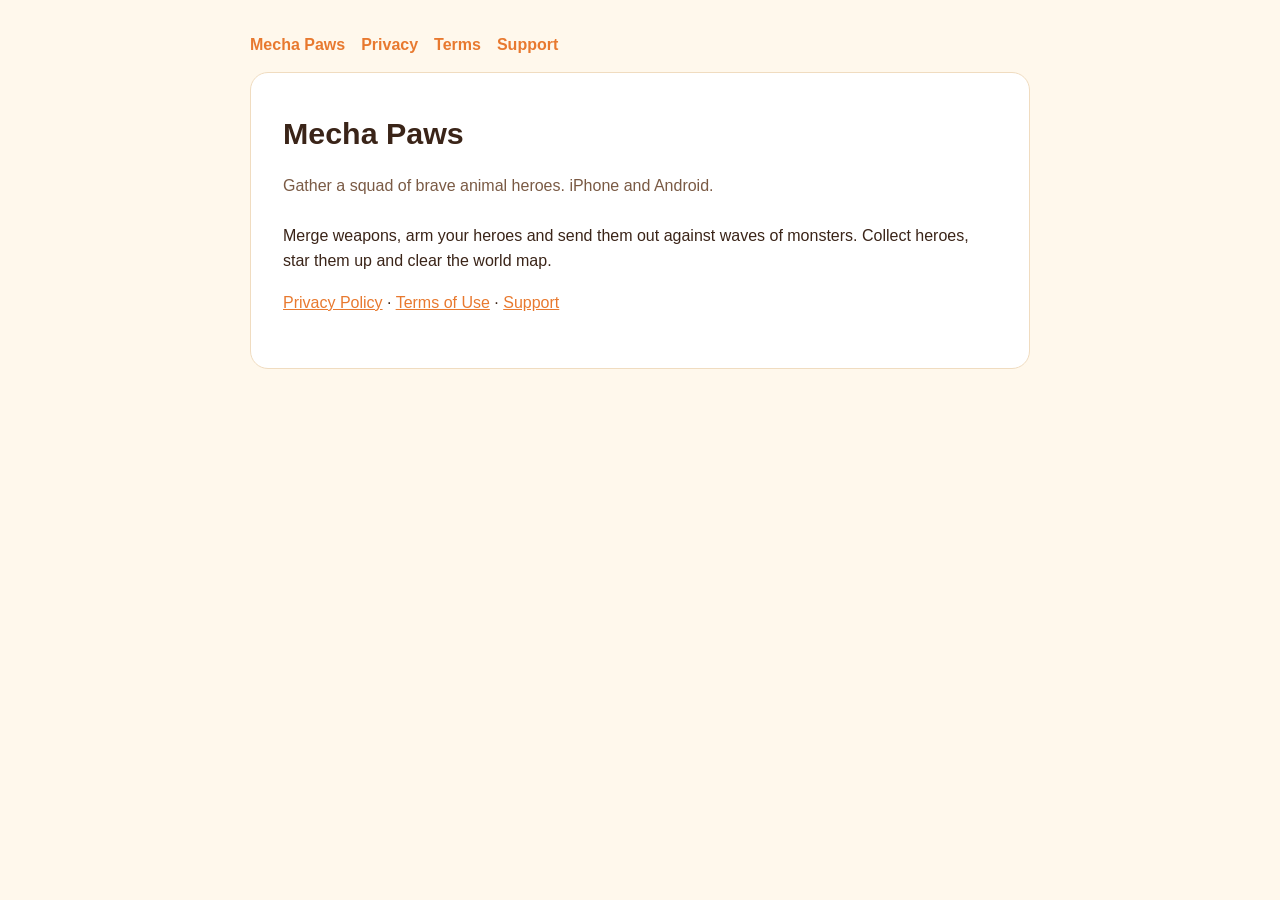
<file: index.html>
<!DOCTYPE html>
<html lang="en">
<head><meta charset="utf-8"><meta name="viewport" content="width=device-width, initial-scale=1">
<title>Mecha Paws</title><link rel="stylesheet" href="style.css"></head>
<body>
<nav><a href="index.html">Mecha Paws</a><a href="privacy.html">Privacy</a><a href="terms.html">Terms</a><a href="support.html">Support</a></nav>
<main>
<h1>Mecha Paws</h1>
<p class="meta">Gather a squad of brave animal heroes. iPhone and Android.</p>
<p>Merge weapons, arm your heroes and send them out against waves of monsters. Collect heroes, star them up and clear the world map.</p>
<p><a href="privacy.html">Privacy Policy</a> · <a href="terms.html">Terms of Use</a> · <a href="support.html">Support</a></p>
</main>
</body>
</html>
</file>
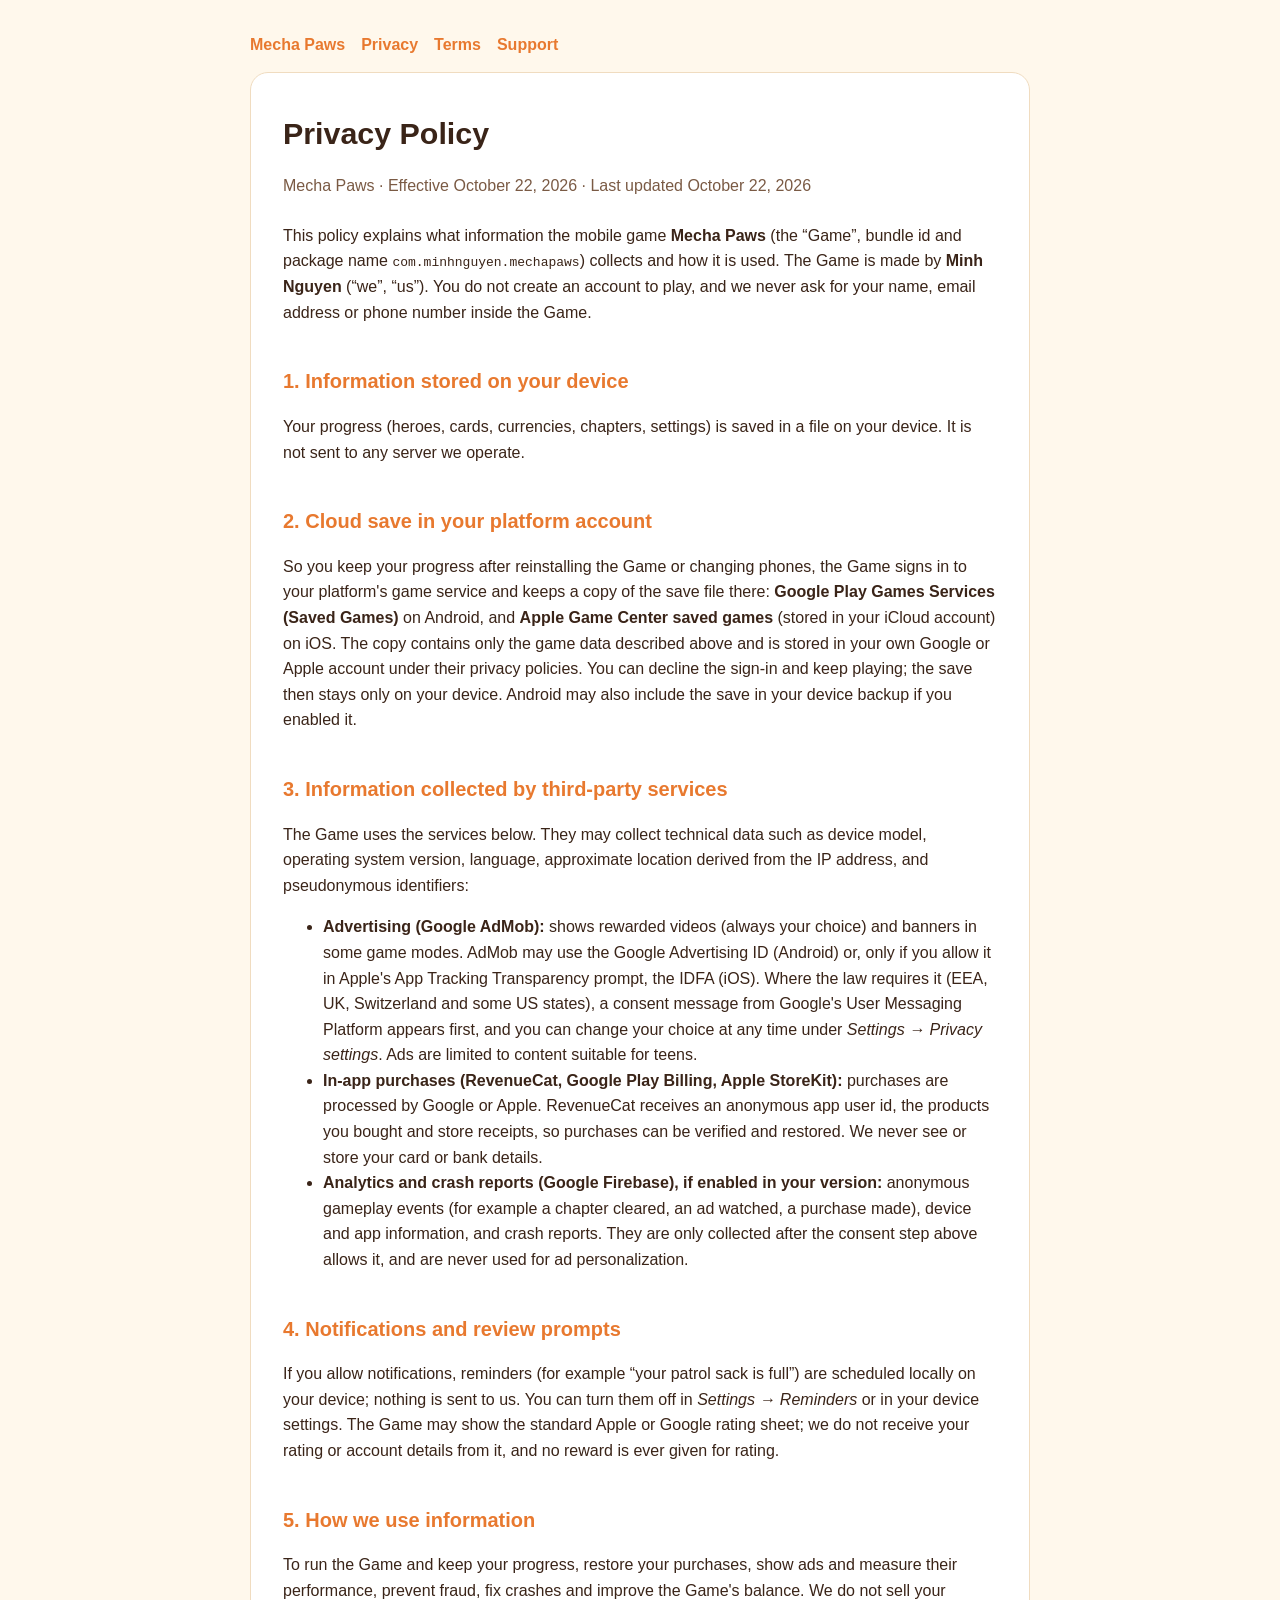
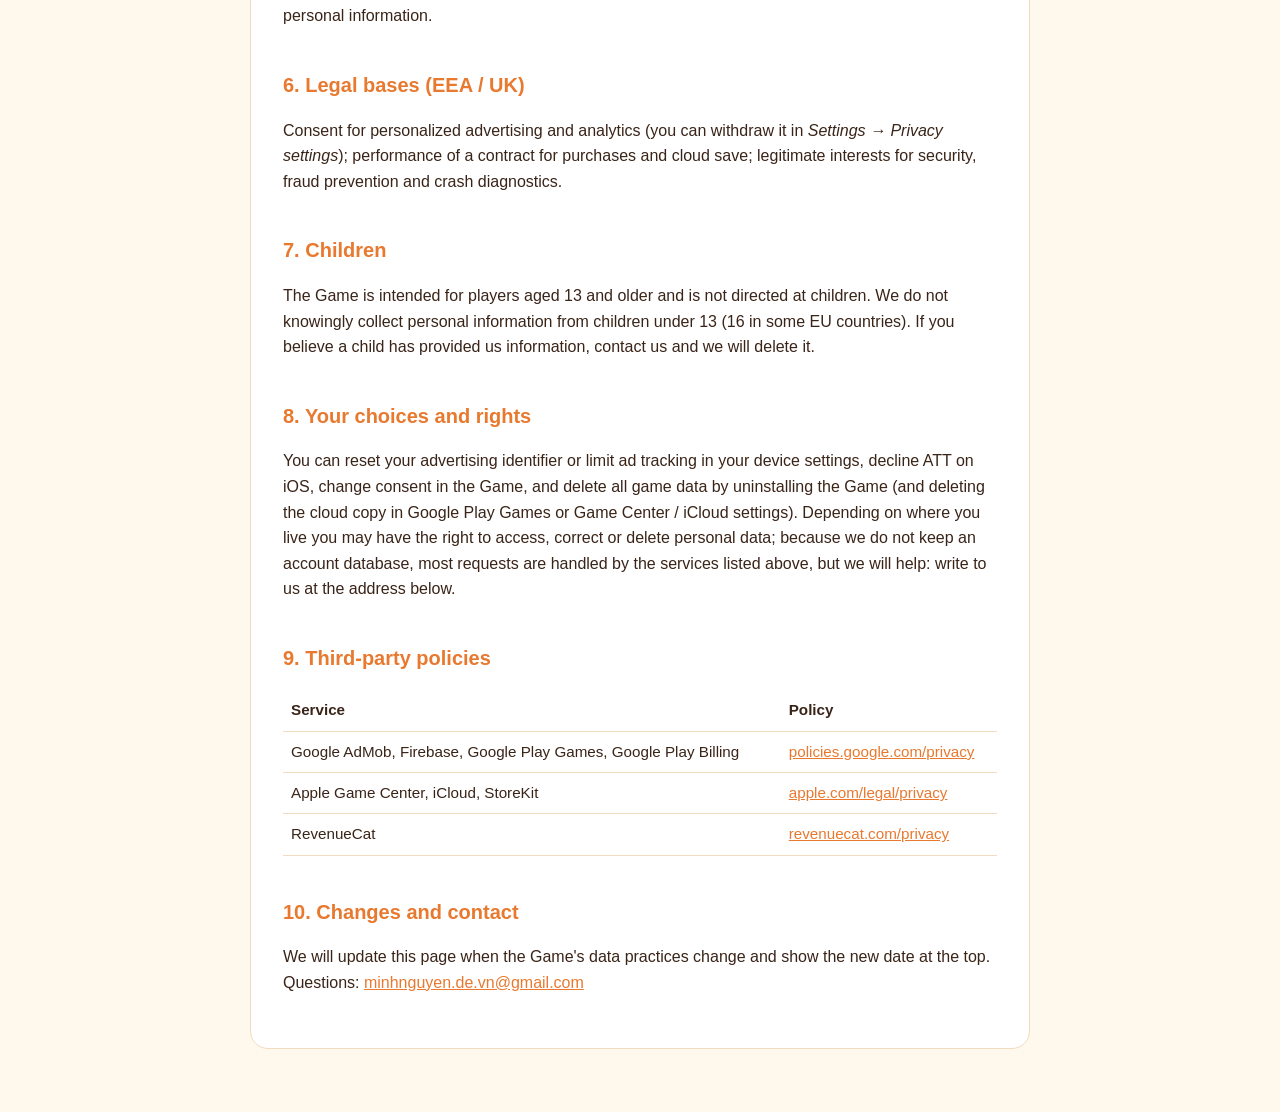
<file: privacy.html>
<!DOCTYPE html>
<html lang="en">
<head><meta charset="utf-8"><meta name="viewport" content="width=device-width, initial-scale=1">
<title>Mecha Paws – Privacy Policy</title><link rel="stylesheet" href="style.css"></head>
<body>
<nav><a href="index.html">Mecha Paws</a><a href="privacy.html">Privacy</a><a href="terms.html">Terms</a><a href="support.html">Support</a></nav>
<main>
<h1>Privacy Policy</h1>
<p class="meta">Mecha Paws · Effective October 22, 2026 · Last updated October 22, 2026</p>
<p>This policy explains what information the mobile game <strong>Mecha Paws</strong> (the “Game”, bundle id and package name
<code>com.minhnguyen.mechapaws</code>) collects and how it is used. The Game is made by <strong>Minh Nguyen</strong> (“we”, “us”).
You do not create an account to play, and we never ask for your name, email address or phone number inside the Game.</p>

<h2>1. Information stored on your device</h2>
<p>Your progress (heroes, cards, currencies, chapters, settings) is saved in a file on your device. It is not sent to any server we operate.</p>

<h2>2. Cloud save in your platform account</h2>
<p>So you keep your progress after reinstalling the Game or changing phones, the Game signs in to your platform's game service and keeps a copy of
the save file there: <strong>Google Play Games Services (Saved Games)</strong> on Android, and <strong>Apple Game Center saved games</strong>
(stored in your iCloud account) on iOS. The copy contains only the game data described above and is stored in your own Google or Apple account under
their privacy policies. You can decline the sign-in and keep playing; the save then stays only on your device. Android may also include the save in your
device backup if you enabled it.</p>

<h2>3. Information collected by third-party services</h2>
<p>The Game uses the services below. They may collect technical data such as device model, operating system version, language, approximate location
derived from the IP address, and pseudonymous identifiers:</p>
<ul>
<li><strong>Advertising (Google AdMob):</strong> shows rewarded videos (always your choice) and banners in some game modes. AdMob may use the
Google Advertising ID (Android) or, only if you allow it in Apple's App Tracking Transparency prompt, the IDFA (iOS). Where the law requires it
(EEA, UK, Switzerland and some US states), a consent message from Google's User Messaging Platform appears first, and you can change your choice at any time
under <em>Settings → Privacy settings</em>. Ads are limited to content suitable for teens.</li>
<li><strong>In-app purchases (RevenueCat, Google Play Billing, Apple StoreKit):</strong> purchases are processed by Google or Apple. RevenueCat receives
an anonymous app user id, the products you bought and store receipts, so purchases can be verified and restored. We never see or store your card or bank details.</li>
<li><strong>Analytics and crash reports (Google Firebase), if enabled in your version:</strong> anonymous gameplay events (for example a chapter
cleared, an ad watched, a purchase made), device and app information, and crash reports. They are only collected after the consent step above allows it,
and are never used for ad personalization.</li>
</ul>

<h2>4. Notifications and review prompts</h2>
<p>If you allow notifications, reminders (for example “your patrol sack is full”) are scheduled locally on your device; nothing is sent to us. You can turn
them off in <em>Settings → Reminders</em> or in your device settings. The Game may show the standard Apple or Google rating sheet; we do not receive your
rating or account details from it, and no reward is ever given for rating.</p>

<h2>5. How we use information</h2>
<p>To run the Game and keep your progress, restore your purchases, show ads and measure their performance, prevent fraud, fix crashes and improve the
Game's balance. We do not sell your personal information.</p>

<h2>6. Legal bases (EEA / UK)</h2>
<p>Consent for personalized advertising and analytics (you can withdraw it in <em>Settings → Privacy settings</em>); performance of a contract for
purchases and cloud save; legitimate interests for security, fraud prevention and crash diagnostics.</p>

<h2>7. Children</h2>
<p>The Game is intended for players aged 13 and older and is not directed at children. We do not knowingly collect personal information from children under
13 (16 in some EU countries). If you believe a child has provided us information, contact us and we will delete it.</p>

<h2>8. Your choices and rights</h2>
<p>You can reset your advertising identifier or limit ad tracking in your device settings, decline ATT on iOS, change consent in the Game, and delete all
game data by uninstalling the Game (and deleting the cloud copy in Google Play Games or Game Center / iCloud settings). Depending on where you live you may
have the right to access, correct or delete personal data; because we do not keep an account database, most requests are handled by the services listed
above, but we will help: write to us at the address below.</p>

<h2>9. Third-party policies</h2>
<table>
<tr><th>Service</th><th>Policy</th></tr>
<tr><td>Google AdMob, Firebase, Google Play Games, Google Play Billing</td><td><a href="https://policies.google.com/privacy">policies.google.com/privacy</a></td></tr>
<tr><td>Apple Game Center, iCloud, StoreKit</td><td><a href="https://www.apple.com/legal/privacy/">apple.com/legal/privacy</a></td></tr>
<tr><td>RevenueCat</td><td><a href="https://www.revenuecat.com/privacy">revenuecat.com/privacy</a></td></tr>
</table>

<h2>10. Changes and contact</h2>
<p>We will update this page when the Game's data practices change and show the new date at the top.
Questions: <a href="mailto:minhnguyen.de.vn@gmail.com">minhnguyen.de.vn@gmail.com</a></p>
</main>
</body>
</html>
</file>
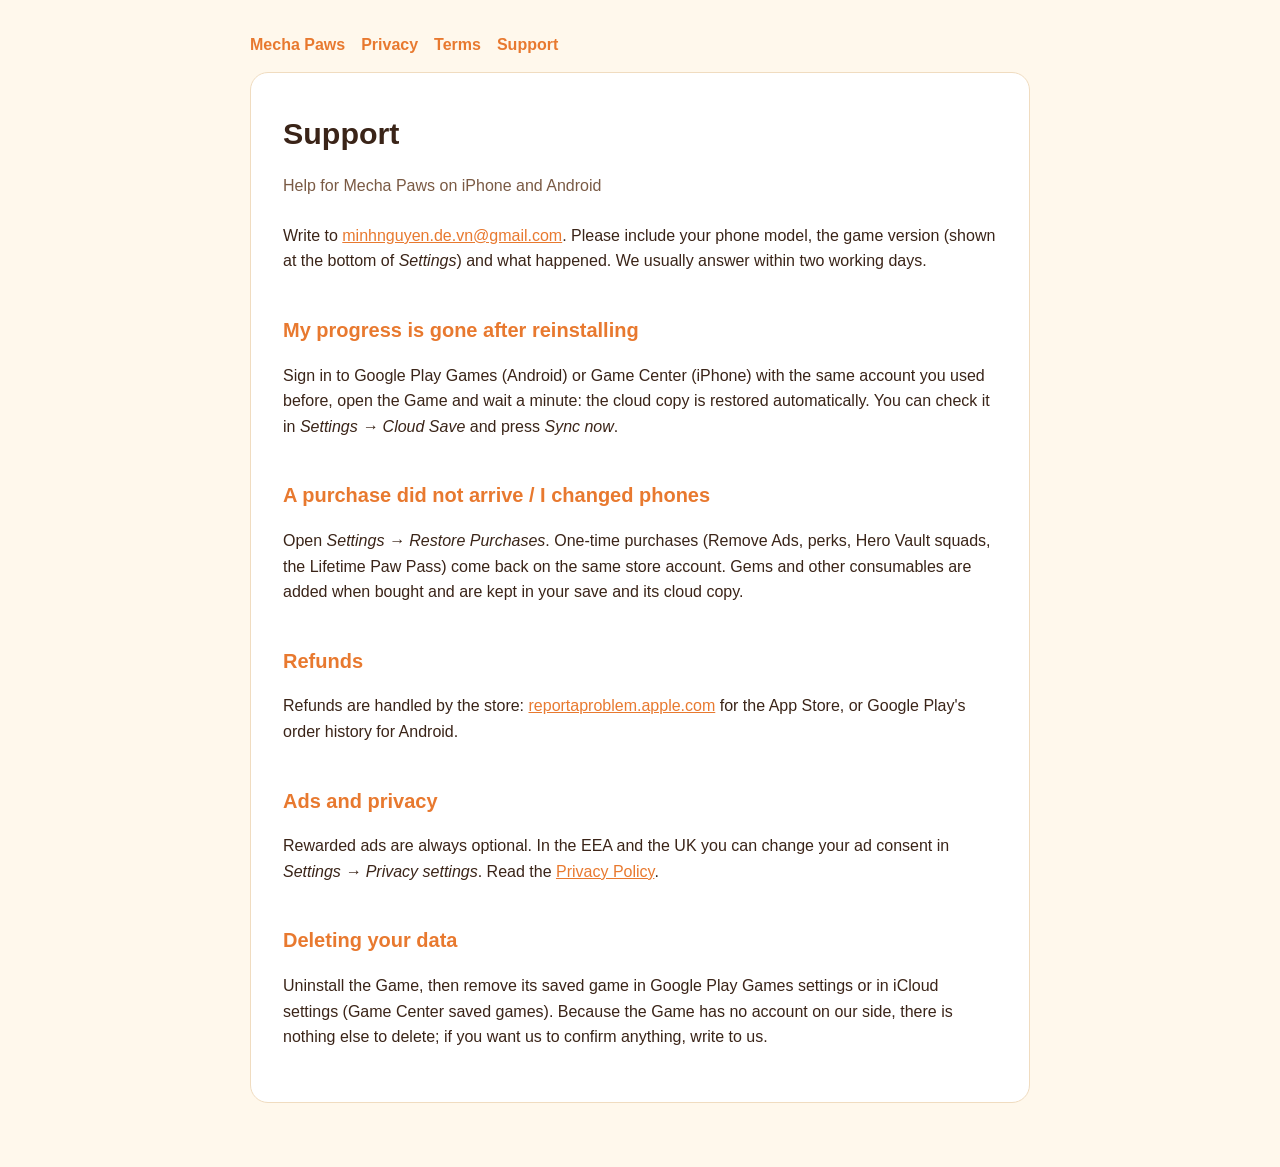
<file: support.html>
<!DOCTYPE html>
<html lang="en">
<head><meta charset="utf-8"><meta name="viewport" content="width=device-width, initial-scale=1">
<title>Mecha Paws – Support</title><link rel="stylesheet" href="style.css"></head>
<body>
<nav><a href="index.html">Mecha Paws</a><a href="privacy.html">Privacy</a><a href="terms.html">Terms</a><a href="support.html">Support</a></nav>
<main>
<h1>Support</h1>
<p class="meta">Help for Mecha Paws on iPhone and Android</p>
<p>Write to <a href="mailto:minhnguyen.de.vn@gmail.com?subject=Mecha%20Paws%20support">minhnguyen.de.vn@gmail.com</a>.
Please include your phone model, the game version (shown at the bottom of <em>Settings</em>) and what happened. We usually answer within two working days.</p>
<h2>My progress is gone after reinstalling</h2>
<p>Sign in to Google Play Games (Android) or Game Center (iPhone) with the same account you used before, open the Game and wait a minute: the cloud copy is
restored automatically. You can check it in <em>Settings → Cloud Save</em> and press <em>Sync now</em>.</p>
<h2>A purchase did not arrive / I changed phones</h2>
<p>Open <em>Settings → Restore Purchases</em>. One-time purchases (Remove Ads, perks, Hero Vault squads, the Lifetime Paw Pass) come back on the same store
account. Gems and other consumables are added when bought and are kept in your save and its cloud copy.</p>
<h2>Refunds</h2>
<p>Refunds are handled by the store: <a href="https://reportaproblem.apple.com">reportaproblem.apple.com</a> for the App Store, or Google Play's order history for Android.</p>
<h2>Ads and privacy</h2>
<p>Rewarded ads are always optional. In the EEA and the UK you can change your ad consent in <em>Settings → Privacy settings</em>.
Read the <a href="privacy.html">Privacy Policy</a>.</p>
<h2>Deleting your data</h2>
<p>Uninstall the Game, then remove its saved game in Google Play Games settings or in iCloud settings (Game Center saved games). Because the Game has no
account on our side, there is nothing else to delete; if you want us to confirm anything, write to us.</p>
</main>
</body>
</html>
</file>
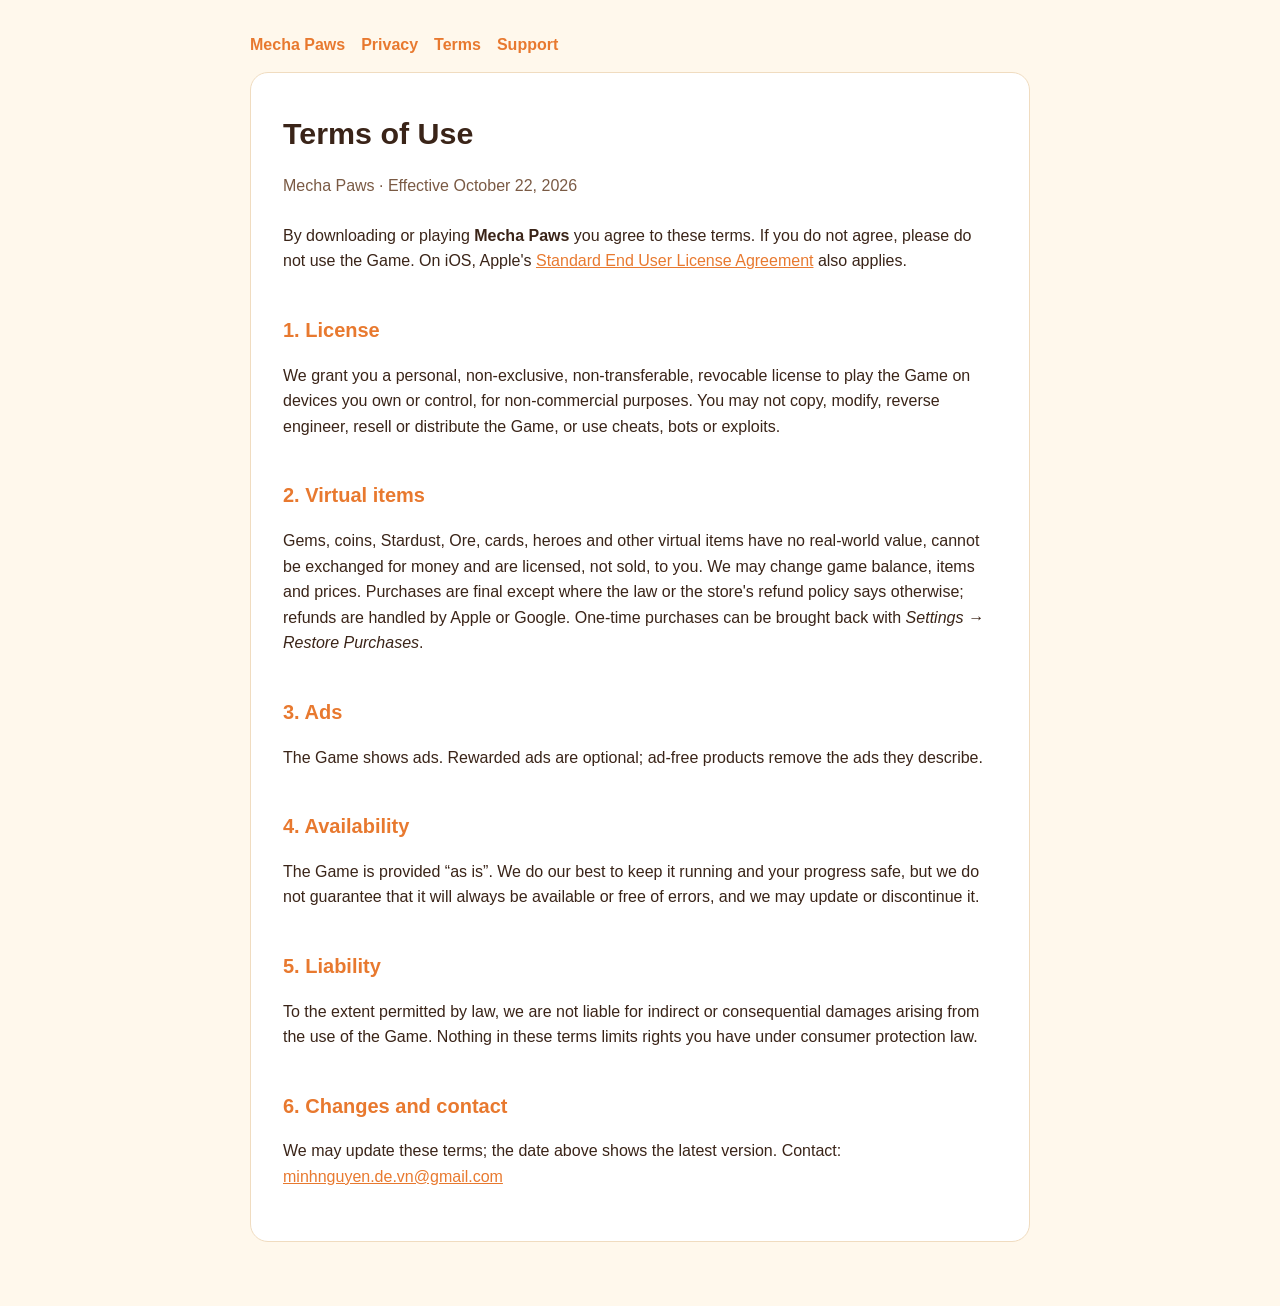
<file: terms.html>
<!DOCTYPE html>
<html lang="en">
<head><meta charset="utf-8"><meta name="viewport" content="width=device-width, initial-scale=1">
<title>Mecha Paws – Terms of Use</title><link rel="stylesheet" href="style.css"></head>
<body>
<nav><a href="index.html">Mecha Paws</a><a href="privacy.html">Privacy</a><a href="terms.html">Terms</a><a href="support.html">Support</a></nav>
<main>
<h1>Terms of Use</h1>
<p class="meta">Mecha Paws · Effective October 22, 2026</p>
<p>By downloading or playing <strong>Mecha Paws</strong> you agree to these terms. If you do not agree, please do not use the Game.
On iOS, Apple's <a href="https://www.apple.com/legal/internet-services/itunes/dev/stdeula/">Standard End User License Agreement</a> also applies.</p>
<h2>1. License</h2>
<p>We grant you a personal, non-exclusive, non-transferable, revocable license to play the Game on devices you own or control, for non-commercial
purposes. You may not copy, modify, reverse engineer, resell or distribute the Game, or use cheats, bots or exploits.</p>
<h2>2. Virtual items</h2>
<p>Gems, coins, Stardust, Ore, cards, heroes and other virtual items have no real-world value, cannot be exchanged for money and are licensed, not sold,
to you. We may change game balance, items and prices. Purchases are final except where the law or the store's refund policy says otherwise; refunds are
handled by Apple or Google. One-time purchases can be brought back with <em>Settings → Restore Purchases</em>.</p>
<h2>3. Ads</h2>
<p>The Game shows ads. Rewarded ads are optional; ad-free products remove the ads they describe.</p>
<h2>4. Availability</h2>
<p>The Game is provided “as is”. We do our best to keep it running and your progress safe, but we do not guarantee that it will always be available or free of
errors, and we may update or discontinue it.</p>
<h2>5. Liability</h2>
<p>To the extent permitted by law, we are not liable for indirect or consequential damages arising from the use of the Game. Nothing in these terms limits
rights you have under consumer protection law.</p>
<h2>6. Changes and contact</h2>
<p>We may update these terms; the date above shows the latest version. Contact: <a href="mailto:minhnguyen.de.vn@gmail.com">minhnguyen.de.vn@gmail.com</a></p>
</main>
</body>
</html>
</file>
<file: style.css>
:root { --bg: #fff8ec; --card: #ffffff; --ink: #3a2418; --muted: #7a5a44; --accent: #e8792f; --line: #f0dcc0; }
@media (prefers-color-scheme: dark) { :root { --bg: #1d1520; --card: #2a1f2c; --ink: #f6e8d8; --muted: #c9ae95; --accent: #ffa65c; --line: #45344a; } }
* { box-sizing: border-box; }
body { margin: 0; padding: 32px 16px 64px; background: var(--bg); color: var(--ink); line-height: 1.6;
  font-family: -apple-system, BlinkMacSystemFont, "Segoe UI", Roboto, Helvetica, Arial, sans-serif; }
main { max-width: 780px; margin: 0 auto; background: var(--card); border: 1px solid var(--line); border-radius: 18px; padding: 36px 32px; }
@media (max-width: 600px) { main { padding: 22px 18px; } }
h1 { margin: 0 0 4px; font-size: 1.9rem; } h2 { margin-top: 2em; font-size: 1.25rem; color: var(--accent); }
.meta { color: var(--muted); margin-bottom: 1.5em; } a { color: var(--accent); }
table { width: 100%; border-collapse: collapse; font-size: 0.95rem; } th, td { text-align: left; padding: 8px; border-bottom: 1px solid var(--line); vertical-align: top; }
nav { max-width: 780px; margin: 0 auto 14px; display: flex; gap: 16px; flex-wrap: wrap; } nav a { font-weight: 600; text-decoration: none; }
</file>
